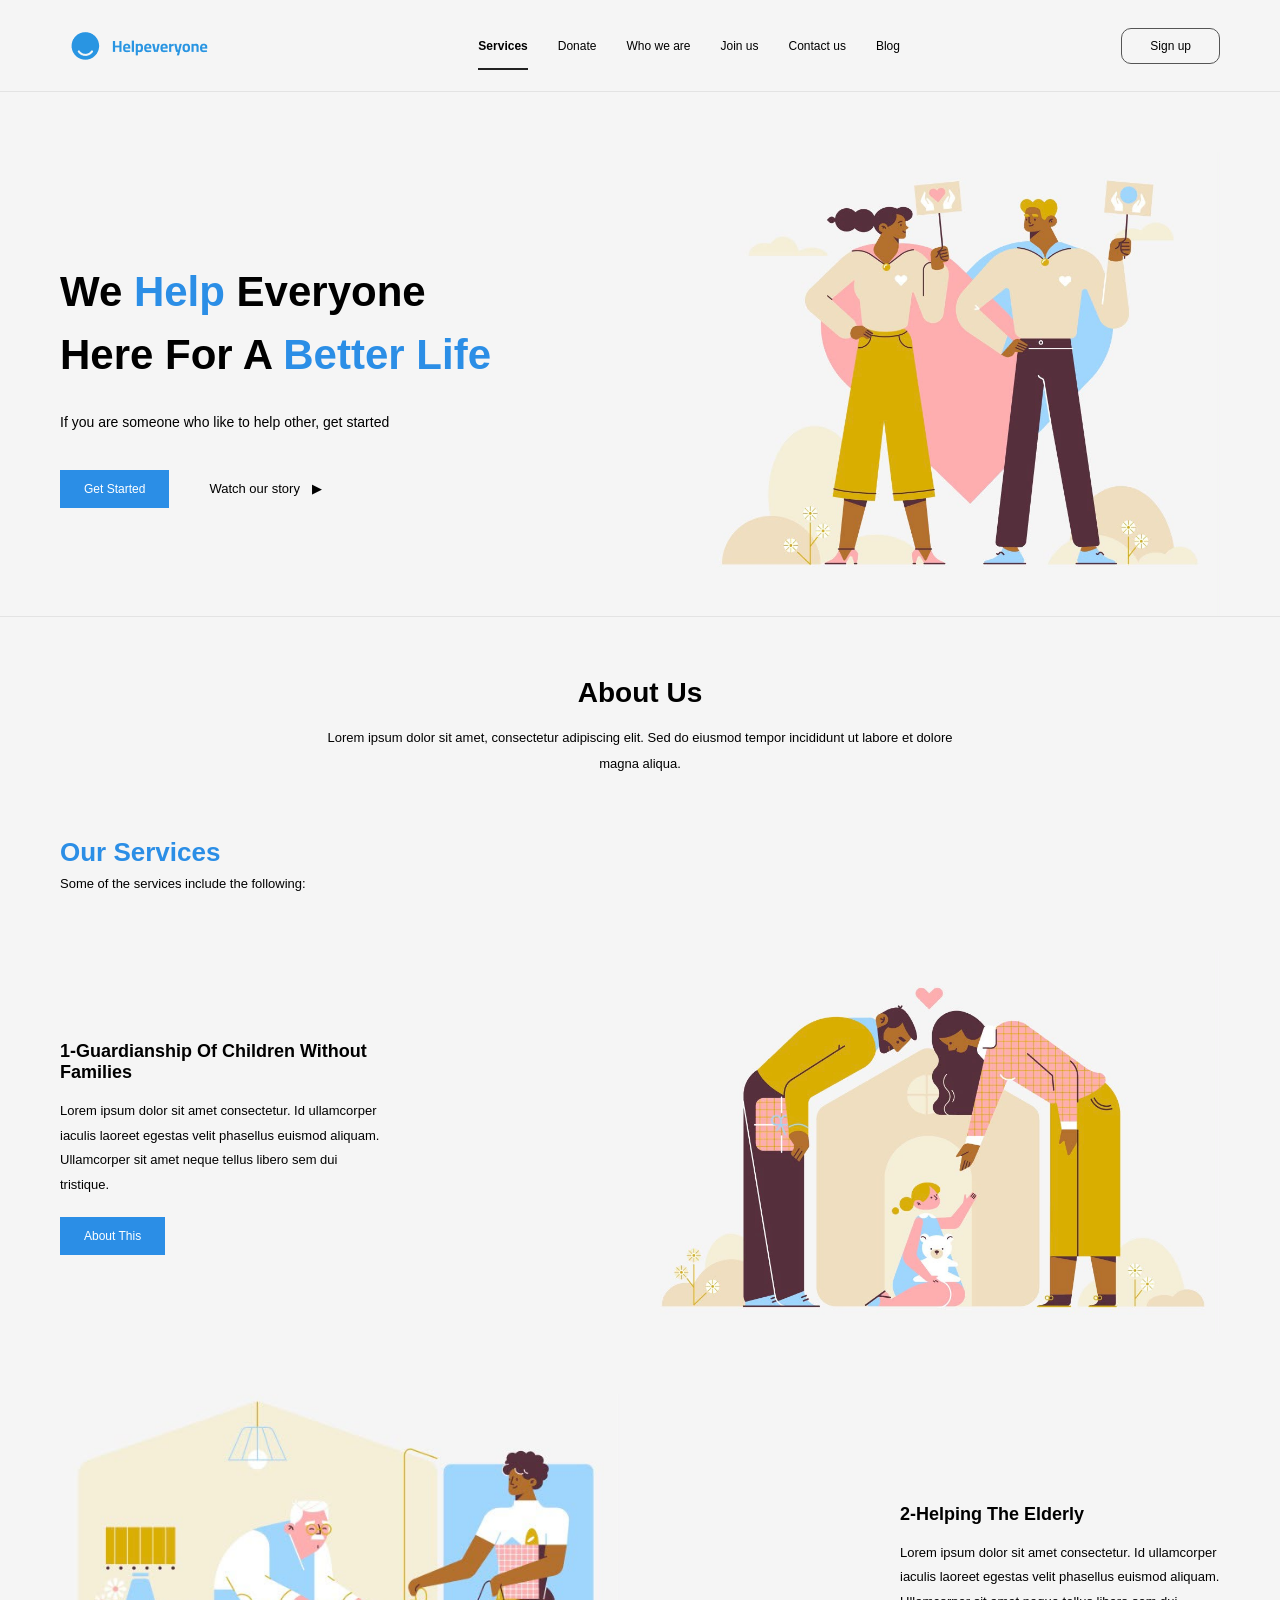
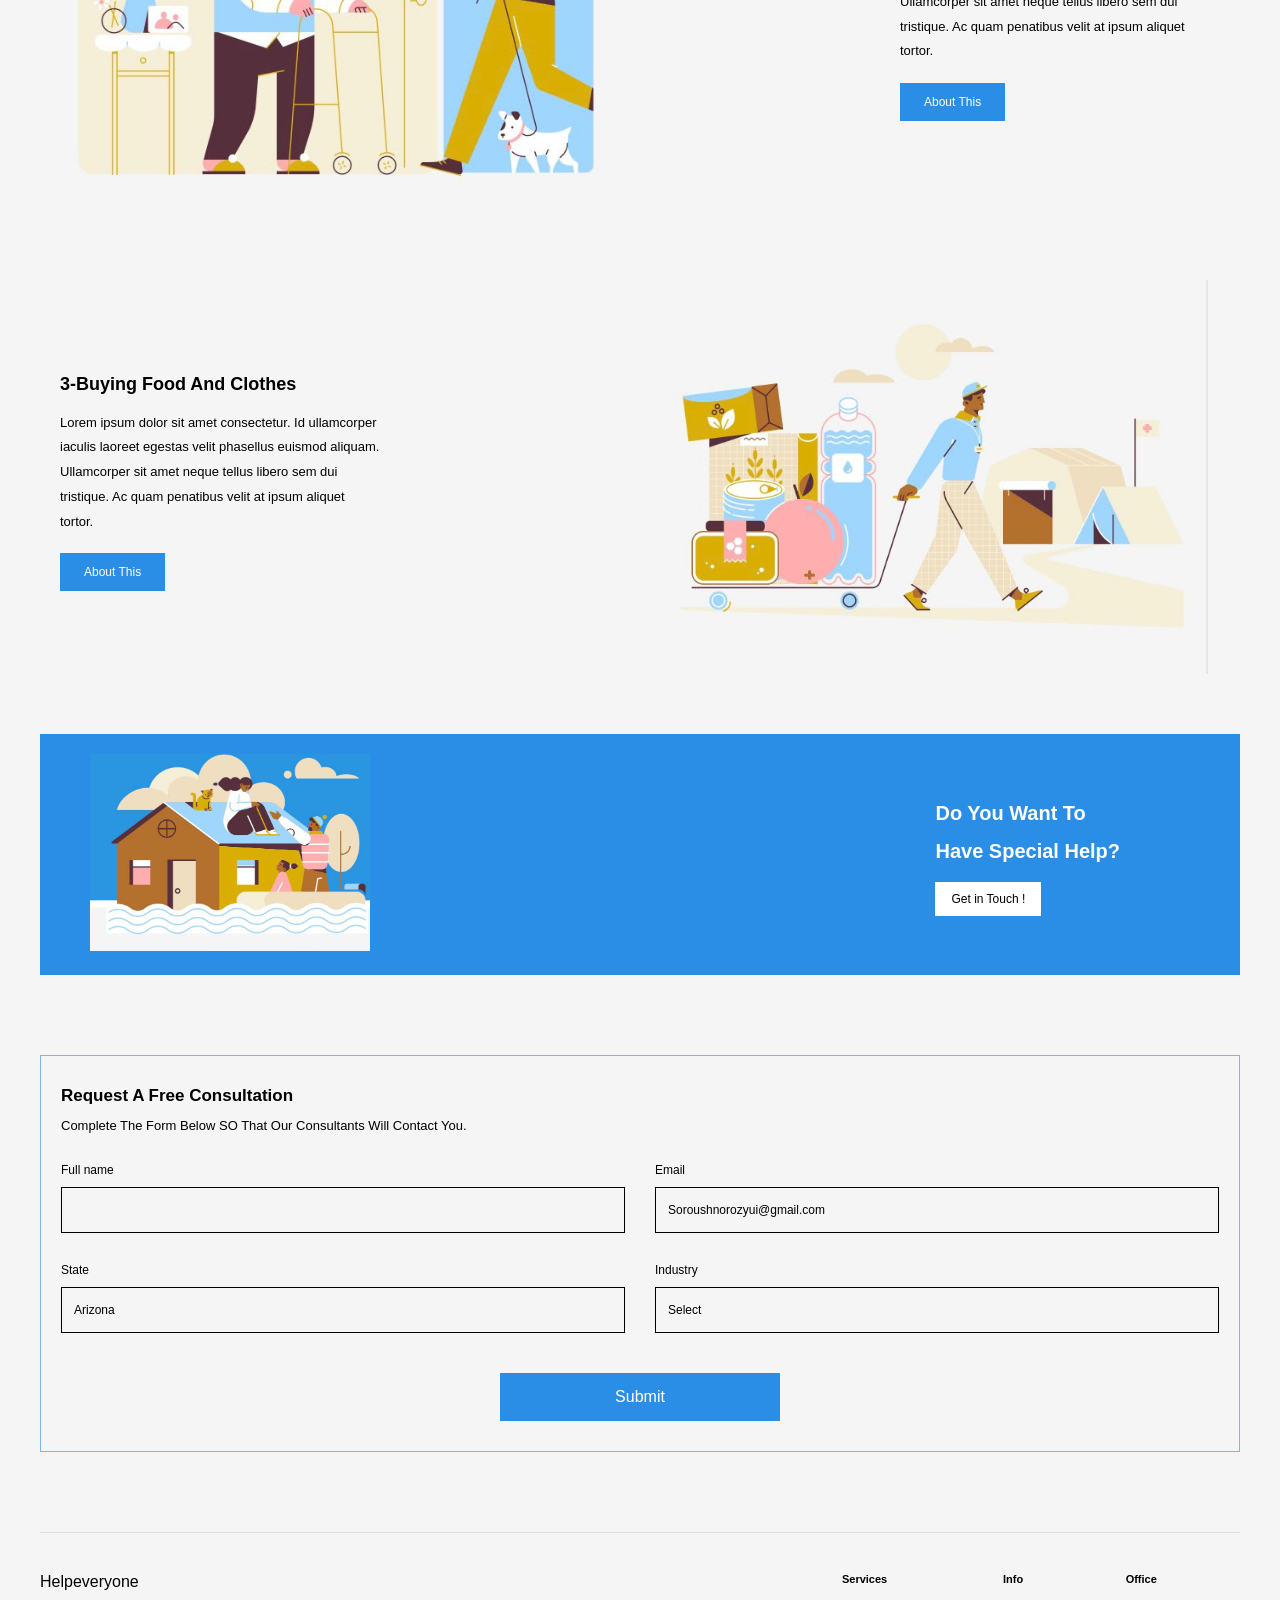
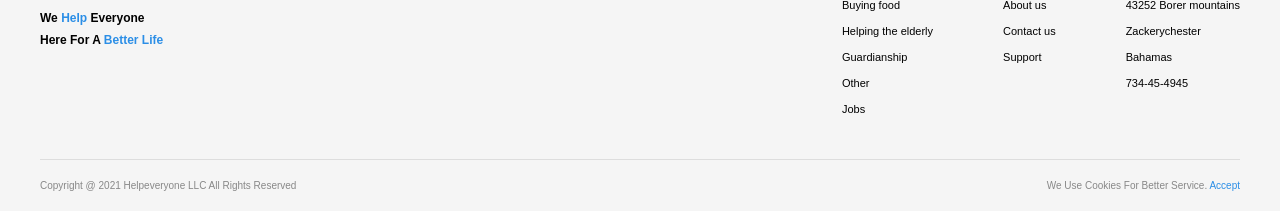
<file: LandingPageOne/main/index.html>
<!DOCTYPE html>
<html lang="en">
<head>
    <meta charset="UTF-8">
    <meta name="viewport" content="width=device-width, initial-scale=1.0">
    <title>Landing Page One</title>
    <link rel="stylesheet" href="./StylesOne.css">
</head>
<body>

    <header class="topbar">
        <img class="logo" src="../images/Screenshot 2026-10-30 070140.png" alt="Logo" />

        <ul class="nav-links">
            <li><a  class="active">Services</a></li>
            <li><a >Donate</a></li>
            <li><a >Who we are</a></li>
            <li><a >Join us</a></li>
            <li><a >Contact us</a></li>
            <li><a >Blog</a></li>
        </ul>

        <a class="btn-outline">Sign up</a>
    </header>

     <div class="hero">
        <div class="hero-text">
            <h1>
                We <span class="blue">Help</span> Everyone <br>
                Here For A <span class="blue">Better Life</span>
            </h1>
            <p>If you are someone who like to help other, get started</p>

            <div class="hero-actions">
                <a class="btn-primary">Get Started</a>
                <a class="watch">Watch our story <span class="play">▶</span></a>
            </div>
        </div>

        <img class="hero-img" src="../images/IMG ONE.jpeg" alt="Two volunteers holding signs">
    </div>

    <div class="sectionOne">

    <div class="about">
        <h2>About Us</h2>
        <p>Lorem ipsum dolor sit amet, consectetur adipiscing elit. Sed do eiusmod tempor incididunt ut labore et dolore magna aliqua.</p>
    </div>

    <div class="services">
        <div class="services-intro">
            <h2 class="blue">Our Services</h2>
            <p>Some of the services include the following:</p>
        </div>

        <div class="service-item">
            <div class="service-text">
                <h3>1-Guardianship Of Children Without Families</h3>
                <p>Lorem ipsum dolor sit amet consectetur. Id ullamcorper iaculis laoreet egestas velit phasellus euismod aliquam. Ullamcorper sit amet neque tellus libero sem dui tristique.</p>
                <a href="#" class="btn-primary">About This</a>
            </div>

            <img src="../images/IMG FOUR.jpeg" alt="A family">
        </div>

        <div class="service-item reverse">
            <div class="service-text">
                <h3>2-Helping The Elderly</h3>
                <p>Lorem ipsum dolor sit amet consectetur. Id ullamcorper iaculis laoreet egestas velit phasellus euismod aliquam. Ullamcorper sit amet neque tellus libero sem dui tristique. Ac quam penatibus velit at ipsum aliquet tortor.</p>
                <a href="#" class="btn-primary">About This</a>
            </div>

            <img src="../images/IMG THREE.jpeg" alt="Helping the elderly">
        </div>

        <div class="service-item">
            <div class="service-text">
                <h3>3-Buying Food And Clothes</h3>
                <p>Lorem ipsum dolor sit amet consectetur. Id ullamcorper iaculis laoreet egestas velit phasellus euismod aliquam. Ullamcorper sit amet neque tellus libero sem dui tristique. Ac quam penatibus velit at ipsum aliquet tortor.</p>
                <a class="btn-primary">About This</a>
            </div>

            <img src="../images/IMG TWO.jpeg" alt="Buying food and clothes">
        </div>
    </div>

</div>

<div class="cta">
    <div class="cta-image">
        <img src="../images/IMG FIVE.jpeg" alt="House surrounded by water">
    </div>

    <div class="cta-text">
        <h2>Do You Want To <br> Have Special Help?</h2>
        <a class="btn-white">Get in Touch !</a>
    </div>
</div>


<div class="consult">
    <h3>Request A Free Consultation</h3>
    <p>Complete The Form Below SO That Our Consultants Will Contact You.</p>

    <div class="form-row">
        <div class="field">
            <span>Full name</span>
            <div class="box"></div>
        </div>
        <div class="field">
            <span>Email</span>
            <div class="box">Soroushnorozyui@gmail.com</div>
        </div>
    </div>

    <div class="form-row">
        <div class="field">
            <span>State</span>
            <div class="box">Arizona</div>
        </div>
        <div class="field">
            <span>Industry</span>
            <div class="box">Select</div>
        </div>
    </div>

    <div class="submit-box">Submit</div>
</div>

<div class="footer">
    <div class="footer-top">
        <div class="footer-brand">
            <a  class="brand">
                <span class="brand-icon big"></span>
                Helpeveryone
            </a>
            <p>We <span class="blue">Help</span> Everyone <br>
               Here For A <span class="blue">Better Life</span></p>
        </div>

        <div class="footer-cols">
            <ul>
                <li class="col-title">Services</li>
                <li>Buying food</li>
                <li>Helping the elderly</li>
                <li>Guardianship</li>
                <li>Other</li>
                <li>Jobs</li>
            </ul>
            <ul>
                <li class="col-title">Info</li>
                <li>About us</li>
                <li>Contact us</li>
                <li>Support</li>
            </ul>
            <ul>
                <li class="col-title">Office</li>
                <li>43252 Borer mountains</li>
                <li>Zackerychester</li>
                <li>Bahamas</li>
                <li>734-45-4945</li>
            </ul>
        </div>
    </div>

    <div class="footer-bottom">
        <span>Copyright @ 2021 Helpeveryone LLC All Rights Reserved</span>
        <span>We Use Cookies For Better Service. <a class="blue">Accept</a></span>
    </div>
    
</body>
</html>
</file>
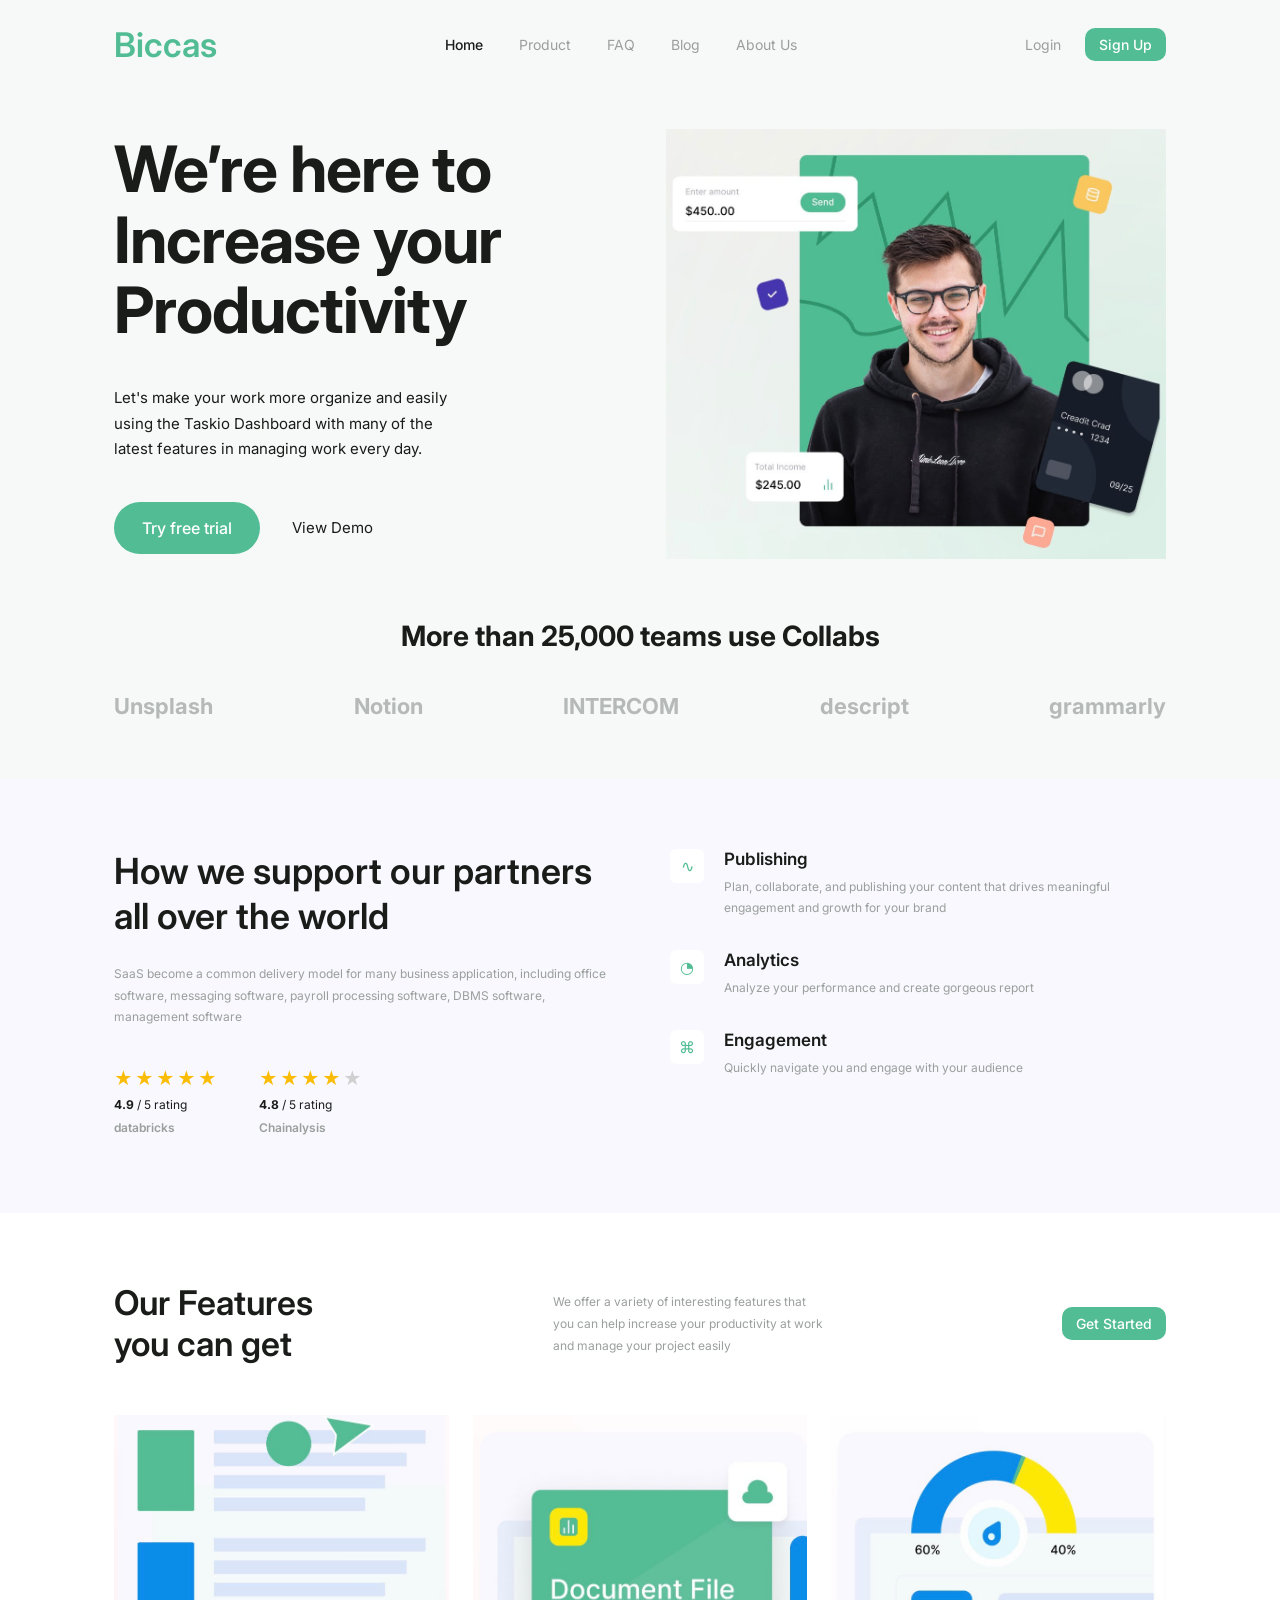
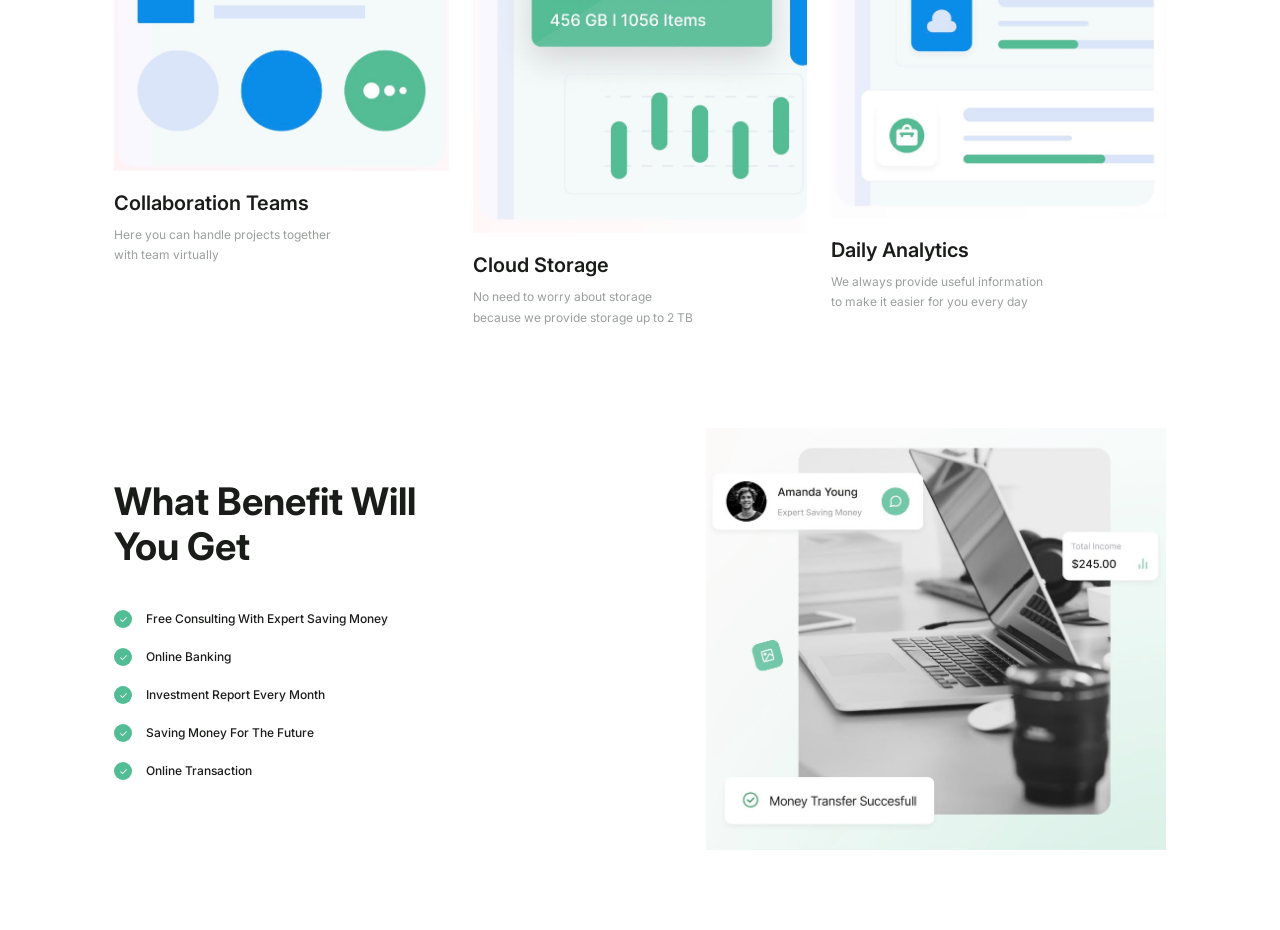
<file: LandingPageTwo/images/index.html>
<!DOCTYPE html>
<html lang="en">
<head>
  <meta charset="UTF-8" />
  <meta name="viewport" content="width=device-width, initial-scale=1.0" />
  <title>Biccas Increase your Productivity</title>
  <link rel="preconnect" href="https://fonts.googleapis.com" />
  <link href="https://fonts.googleapis.com/css2?family=Inter:wght@400;500;600;700;800&display=swap" rel="stylesheet" />
  <link rel="stylesheet" href="./StylesTwo.css" />
</head>
<body>

  <!-- ============ HERO SECTION (navbar + hero + trusted by) ============ -->
  <div class="hero-section">

    <header class="navbar container">
      <a class="logo">Biccas</a>

      <nav class="nav-links">
        <a class="active">Home</a>
        <a>Product</a>
        <a>FAQ</a>
        <a>Blog</a>
        <a>About Us</a>
      </nav>

      <div class="nav-actions">
        <a class="login">Login</a>
        <a class="btn btn-small">Sign Up</a>
      </div>
    </header>

    <div class="hero container">

      <div class="hero-text">
        <h1>
          We’re here to <br />
          Increase your <br />
          Productivity
        </h1>

        <p>
          Let's make your work more organize and easily using
          the Taskio Dashboard with many of the latest
          features in managing work every day.
        </p>

        <div class="hero-buttons">
          <a class="btn">Try free trial</a>
          <a class="demo">View Demo</a>
        </div>
      </div>

      <div class="hero-visual">
        <img src="./IMG V5.jpeg" alt="Dashboard preview" />
      </div>

    </div>

    <div class="trusted container">
      <h2>More than 25,000 teams use Collabs</h2>

      <div class="logos">
        <span>Unsplash</span>
        <span>Notion</span>
        <span>INTERCOM</span>
        <span>descript</span>
        <span>grammarly</span>
      </div>
    </div>

  </div>

  <!-- ============ SUPPORT SECTION ============ -->
  <div class="support-section">
    <div class="support container">

      <div class="support-left">
        <h2>How we support our partners all over the world</h2>

        <p class="support-text">
          SaaS become a common delivery model for many business application,
          including office software, messaging software, payroll processing
          software, DBMS software, management software
        </p>

        <div class="ratings">
          <div class="rating">
            <div class="stars">★★★★★</div>
            <p><strong>4.9</strong> / 5 rating</p>
            <p class="company">databricks</p>
          </div>

          <div class="rating">
            <div class="stars">★★★★<span class="empty">★</span></div>
            <p><strong>4.8</strong> / 5 rating</p>
            <p class="company">Chainalysis</p>
          </div>
        </div>
      </div>

      <div class="support-right">

        <div class="feature">
          <div class="feature-icon">∿</div>
          <div>
            <h3>Publishing</h3>
            <p>Plan, collaborate, and publishing your content that drives meaningful engagement and growth for your brand</p>
          </div>
        </div>

        <div class="feature">
          <div class="feature-icon">◔</div>
          <div>
            <h3>Analytics</h3>
            <p>Analyze your performance and create gorgeous report</p>
          </div>
        </div>

        <div class="feature">
          <div class="feature-icon">⌘</div>
          <div>
            <h3>Engagement</h3>
            <p>Quickly navigate you and engage with your audience</p>
          </div>
        </div>

      </div>

    </div>
  </div>

  <!-- ============ OUR FEATURES SECTION ============ -->
  <div class="features-section">
    <div class="container">

      <div class="features-top">
        <h2>Our Features <br /> you can get</h2>

        <p>
          We offer a variety of interesting features that you can
          help increase your productivity at work and manage
          your project easily
        </p>

        <a class="btn btn-small">Get Started</a>
      </div>

      <div class="features-cards">

        <div class="feature-card">
          <img src="./IMG V4.jpeg" alt="Collaboration teams" />
          <h3>Collaboration Teams</h3>
          <p>Here you can handle projects together with team virtually</p>
        </div>

        <div class="feature-card">
          <img src="./IMG V3.jpeg" alt="Cloud storage" />
          <h3>Cloud Storage</h3>
          <p>No need to worry about storage because we provide storage up to 2 TB</p>
        </div>

        <div class="feature-card">
          <img src="./IMG V2.jpeg" alt="Daily analytics" />
          <h3>Daily Analytics</h3>
          <p>We always provide useful information to make it easier for you every day</p>
        </div>

      </div>

    </div>
  </div>

  <!-- ============ BENEFITS SECTION ============ -->
  <div class="benefits-section">
    <div class="benefits container">

      <div class="benefits-left">
        <h2>What Benefit Will <br /> You Get</h2>

        <div class="check-list">
          <div class="check-item">
            <span class="check">✓</span>
            <p>Free Consulting With Expert Saving Money</p>
          </div>

          <div class="check-item">
            <span class="check">✓</span>
            <p>Online Banking</p>
          </div>

          <div class="check-item">
            <span class="check">✓</span>
            <p>Investment Report Every Month</p>
          </div>

          <div class="check-item">
            <span class="check">✓</span>
            <p>Saving Money For The Future</p>
          </div>

          <div class="check-item">
            <span class="check">✓</span>
            <p>Online Transaction</p>
          </div>
        </div>
      </div>

      <div class="benefits-right">
        <img src="./IMG V1.jpeg" alt="Benefits preview" />
      </div>

    </div>
  </div>


  

</body>
</html>
</file>
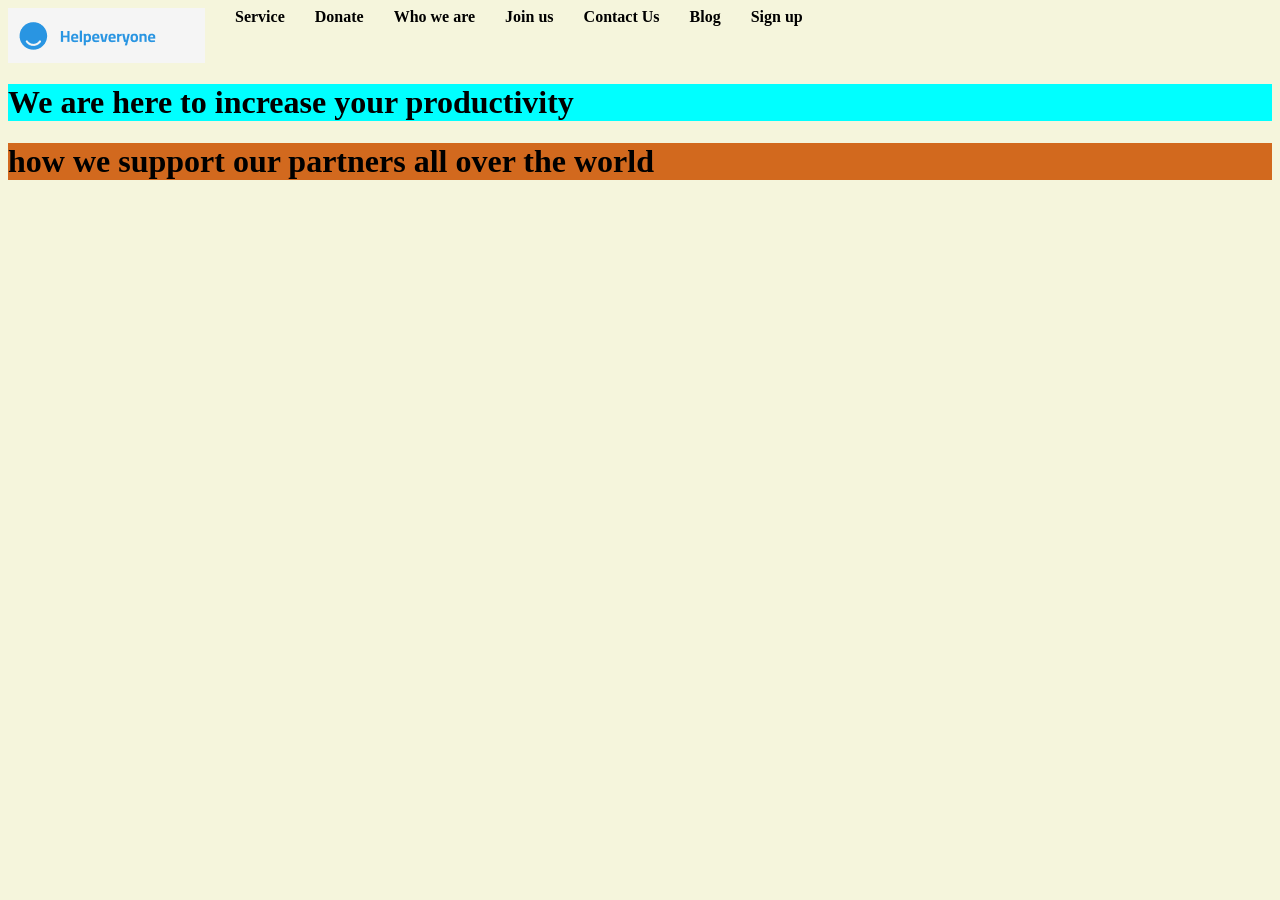
<file: ProjectOne/project_one.html>
<!DOCTYPE html>
<html lang="en">
<head>
    <title>Document</title>
    <link 
        rel="stylesheet" 
        href="./project.css"
    />
</head>
<body>
    <div class="navbar">
        
        <img class="logo" src="./Screenshot 2026-10-30 070140.png" alt="Logo"  />
        <li> Service</li>
        <li> Donate </li>
        <li> Who we are </li>
        <li> Join us </li>
        <li>  Contact Us </li>
        <li> Blog </li>
        <li> Sign up</li>

    </div>
<!-- 
    <div class = "container">
        <div class = "row">
            <div class = "col-2"> Hello </div>
            <div class = "col-4"> Hello</div>
            <div class = "col-6"></div>
        </div>
    </div> -->

    <div class="one">

        <h1>
            We are here to increase your productivity
        </h1>
    </div>

    <div class="two">

        <h1>
            how we support our partners all over the world
        </h1>
    </div>

    
</body>
</html>
</file>
<file: LandingPageOne/main/StylesOne.css>
* {
    margin: 0;
    padding: 0;
}

body {
    font-family: "Titillium Web", sans-serif;
    background-color: #f5f5f5;
    color: black;
}

a {
    text-decoration: none;
    color: black;
}

ul {
    list-style: none;
}

.topbar {
    display: flex;
    align-items: center;
    justify-content: space-between;
    padding: 18px 60px;
    border-bottom: 1px solid #e3e3e3;
}

.nav-links {
    display: flex;
    gap: 30px;
    font-size: 12px;
}

.nav-links a {
    padding-bottom: 15px;
}

.nav-links .active {
    font-weight: bolder;
    border-bottom: 2px solid #222;
}

.btn-outline {
    padding: 10px 28px;
    font-size: 12px;
    border: 1px solid #555;
    border-radius: 10px;
}

.hero {
    display: flex;
    align-items: center;
    justify-content: space-between;
    padding: 60px 60px 0 60px;
    border-bottom: 1px solid #e3e3e3;
}

.hero h1 {
    font-size: 42px;
    line-height: 1.5;
}

.blue {
    color: #2b8ee6;
}

.hero p {
    margin-top: 28px;
    font-size: 14px;
}

.hero-actions {
    display: flex;
    align-items: center;
    gap: 40px;
    margin-top: 40px;
}

.btn-primary {
    background-color: #2b8ee6;
    color: white;
    padding: 12px 24px;
    font-size: 12px;
}

.watch {
    display: flex;
    align-items: center;
    gap: 12px;
    font-size: 13px;
}


.hero-img {
    width: 48%;
    max-width: 600px;
    height: auto;
}


.about {
    max-width: 650px;
    margin: 0 auto;          
    padding: 60px 20px;
    text-align: center;
}

.about h2 {
    font-size: 28px;
    margin-bottom: 16px;
}

.about p {
    font-size: 13px;
    line-height: 2;
}


.services {
    padding: 0 60px 60px 60px;
}

.services-intro h2 {
    font-size: 26px;
}

.services-intro p {
    font-size: 13px;
    margin-top: 8px;
}

.service-item {
    display: flex;
    align-items: center;
    justify-content: space-between;
    margin-top: 60px;
}

.service-text {
    max-width: 320px;
}

.service-text h3 {
    font-size: 18px;
    margin-bottom: 16px;
}

.service-text p {
    font-size: 13px;
    line-height: 1.9;
    margin-bottom: 28px;
}

.service-item img {
    width: 50%;
    max-width: 560px;
    height: auto;
}

.reverse {
    flex-direction: row-reverse;
}


.cta {
    display: flex;
    align-items: center;
    justify-content: space-between;
    background-color: #2b8ee6;
    margin: 0 40px;
    padding: 20px 120px 20px 50px;
}

.cta-image img {
    width: 280px;
    height: auto;
}

.cta-text h2 {
    color: white;
    font-size: 20px;
    line-height: 1.9;
}

.btn-white {
    display: inline-block;
    margin-top: 12px;
    background-color: white;
    padding: 10px 16px;
    font-size: 12px;
}

.consult {
    margin: 80px 40px;
    padding: 30px 20px;
    border: 1px solid #7bb8ee;
}

.consult h3 {
    font-size: 17px;
    margin-bottom: 12px;
}

.consult p {
    font-size: 13px;
    margin-bottom: 30px;
}

.form-row {
    display: flex;
    gap: 30px;
    margin-bottom: 30px;
}

.field {
    flex: 1;              
}

.field span {
    display: block;
    font-size: 12px;
    margin-bottom: 10px;
}

.box {
    height: 44px;
    padding: 0 12px;
    display: flex;
    align-items: center;   
    font-size: 12px;
    border: 1px solid black;
}

.submit-box {
    width: 280px;
    height: 48px;
    margin: 40px auto 0 auto;
    display: flex;
    align-items: center;
    justify-content: center;
    background-color: #2b8ee6;
    color: white;
    font-weight: 700px;
}


/* ---------- FOOTER ---------- */
.footer {
    margin: 0 40px;
    padding-top: 40px;
    border-top: 1px solid #ddd;
}

.footer-top {
    display: flex;
    justify-content: space-between;
    padding-bottom: 30px;
    border-bottom: 1px solid #ddd;
}

.footer-brand p {
    margin-top: 16px;
    font-size: 12px;
    font-weight: 700;
    line-height: 1.9;
}

.brand-icon.big {
    width: 24px;
    height: 24px;
}

.footer-cols {
    display: flex;
    gap: 70px;
}

.footer-cols li {
    font-size: 11px;
    margin-bottom: 14px;
}

.footer-cols .col-title {
    font-weight: 700;
}

.footer-bottom {
    display: flex;
    justify-content: space-between;
    padding: 20px 0;
    font-size: 10px;
    color: #888;
}
</file>
<file: LandingPageTwo/images/StylesTwo.css>
:root {
  --green: #52bd94;
  --dark: #1a1c1a;
  --grey: #9a9f9c;
  --white: #ffffff;
}

/* ---------- Reset ---------- */
* {
  margin: 0;
  padding: 0;
  box-sizing: border-box;
}

body {
  font-family: "Inter", sans-serif;
  color: var(--dark);
  min-height: 100vh;
}

a {
  text-decoration: none;
  color: inherit;
  cursor: pointer;      /* links without href still show the hand cursor */
}

.container {
  max-width: 1100px;
  margin: 0 auto;
  padding: 0 24px;
}

.btn {
  display: inline-block;
  background: var(--green);
  color: var(--white);
  font-weight: 500;
  border-radius: 999px;
  padding: 16px 28px;
  font-size: 16px;
}

.btn-small {
  padding: 8px 14px;
  font-size: 14px;
  border-radius: 10px;
}

/* ---------- Hero section wrapper ---------- */
.hero-section {
  background: #f7f9f8;
  padding-bottom: 60px;

  /* Optional: to bring back the mint glow, replace the line above with:
  background:
    radial-gradient(circle at 0% 0%, #d9f3e8 0%, transparent 45%),
    radial-gradient(circle at 100% 85%, #d5efe2 0%, transparent 40%),
    #f7f9f8;
  */
}

/* ---------- Navbar ---------- */
.navbar {
  display: flex;
  justify-content: space-between;
  align-items: center;
  padding-top: 24px;
  padding-bottom: 24px;
}

.logo {
  font-size: 34px;
  font-weight: 600;
  color: var(--green);
}

.nav-links {
  display: flex;
  gap: 36px;
  font-size: 14px;
  color: var(--grey);
}

.nav-links .active {
  color: var(--dark);
  font-weight: 500;
}

.nav-actions {
  display: flex;
  align-items: center;
  gap: 24px;
  font-size: 14px;
}

.login {
  color: var(--grey);
}

/* ---------- Hero ---------- */
.hero {
  display: flex;
  align-items: center;
  justify-content: space-between;
  gap: 40px;
  padding-top: 40px;
  padding-bottom: 60px;
}

.hero-text, .hero-visual {
  flex: 1;
}

.hero-text h1 {
  font-size: 64px;
  line-height: 1.1;
  font-weight: 700;
  letter-spacing: -1px;
  margin-bottom: 40px;
}

.hero-text p {
  font-size: 15px;
  line-height: 1.7;
  max-width: 340px;
}

.hero-buttons {
  display: flex;
  align-items: center;
  gap: 32px;
  margin-top: 40px;
}

.demo {
  display: flex;
  align-items: center;
  gap: 14px;
  font-size: 15px;
}

.hero-visual {
  display: flex;
  justify-content: flex-end;
}

.hero-visual img {
  width: 100%;
  max-width: 500px;
  height: auto;
}

/* ---------- Trusted by ---------- */
.trusted {
  text-align: center;
}

.trusted h2 {
  font-size: 28px;
  font-weight: 700;
  margin-bottom: 40px;
}

.logos {
  display: flex;
  justify-content: space-between;
  align-items: center;
  font-size: 22px;
  font-weight: 700;
  color: #b5b9b7;
}

/* ---------- Support section ---------- */
.support-section {
  background: #f8f8fe;
  padding: 70px 0;
}

.support {
  display: flex;
  justify-content: space-between;
  gap: 60px;
}

.support-left, .support-right {
  flex: 1;
}

.support-left h2 {
  font-size: 36px;
  line-height: 1.25;
  font-weight: 600;
  margin-bottom: 24px;
}

.support-text {
  font-size: 12px;
  line-height: 1.8;
  color: var(--grey);
  margin-bottom: 40px;
}

.ratings {
  display: flex;
  gap: 40px;
}

.stars {
  color: #fbbc05;
  font-size: 18px;
  letter-spacing: 2px;
  margin-bottom: 8px;
}

.stars .empty {
  color: #d0d0d0;
}

.rating p {
  font-size: 12px;
  margin-bottom: 8px;
}

.rating .company {
  font-weight: 600;
  color: var(--grey);
}

.feature {
  display: flex;
  gap: 20px;
  margin-bottom: 32px;
}

.feature-icon {
  width: 34px;
  height: 34px;
  flex-shrink: 0; /* Prevents the icon from shrinking */
  background: var(--white);
  border-radius: 6px;
  display: flex;
  align-items: center;
  justify-content: center;
  color: var(--green);
  font-size: 16px;
}

.feature h3 {
  font-size: 17px;
  font-weight: 600;
  margin-bottom: 8px;
}

.feature p {
  font-size: 12px;
  line-height: 1.7;
  color: var(--grey);
}

.features-section {
  padding: 70px 0 40px;
}

.features-top {
  display: flex;
  justify-content: space-between;
  align-items: center;
  gap: 40px;
  margin-bottom: 50px;
}

.features-top h2 {
  font-size: 34px;
  line-height: 1.2;
  font-weight: 600;
}

.features-top p {
  font-size: 12px;
  line-height: 1.8;
  color: var(--grey);
  max-width: 270px;
}

.features-cards {
  display: flex;
  gap: 24px;
}

.feature-card {
  flex: 1;
}

.feature-card img {
  width: 100%;
  height: auto;
  display: block;
  margin-bottom: 20px;
}

.feature-card h3 {
  font-size: 20px;
  font-weight: 600;
  margin-bottom: 10px;
}

.feature-card p {
  font-size: 12px;
  line-height: 1.7;
  color: var(--grey);
  max-width: 220px;
}

.benefits-section {
  padding: 60px 0 80px;
}

.benefits {
  display: flex;
  justify-content: space-between;
  align-items: center;
  gap: 60px;
}

.benefits-left,
.benefits-right {
  flex: 1;
}

.benefits-left h2 {
  font-size: 38px;
  line-height: 1.2;
  font-weight: 700;
  margin-bottom: 40px;
}

.check-item {
  display: flex;
  align-items: center;
  gap: 14px;
  margin-bottom: 20px;
}

.check {
  width: 18px;
  height: 18px;
  flex-shrink: 0;
  background: var(--green);
  color: var(--white);
  border-radius: 50%;
  font-size: 10px;
  display: flex;
  align-items: center;
  justify-content: center;
}

.check-item p {
  font-size: 12px;
  font-weight: 500;
}

.benefits-right {
  display: flex;
  justify-content: flex-end;
}

.benefits-right img {
  width: 100%;
  max-width: 460px;
  height: auto;
}
</file>
<file: ProjectOne/project.css>
html{
    background-color: beige;
}

.navbar{
    display: flex;
    gap: 30px;
    font-weight: bolder;
    list-style: none;

}
.one{
    background-color: aqua;
}

.two{
    background-color: chocolate;
}
</file>
